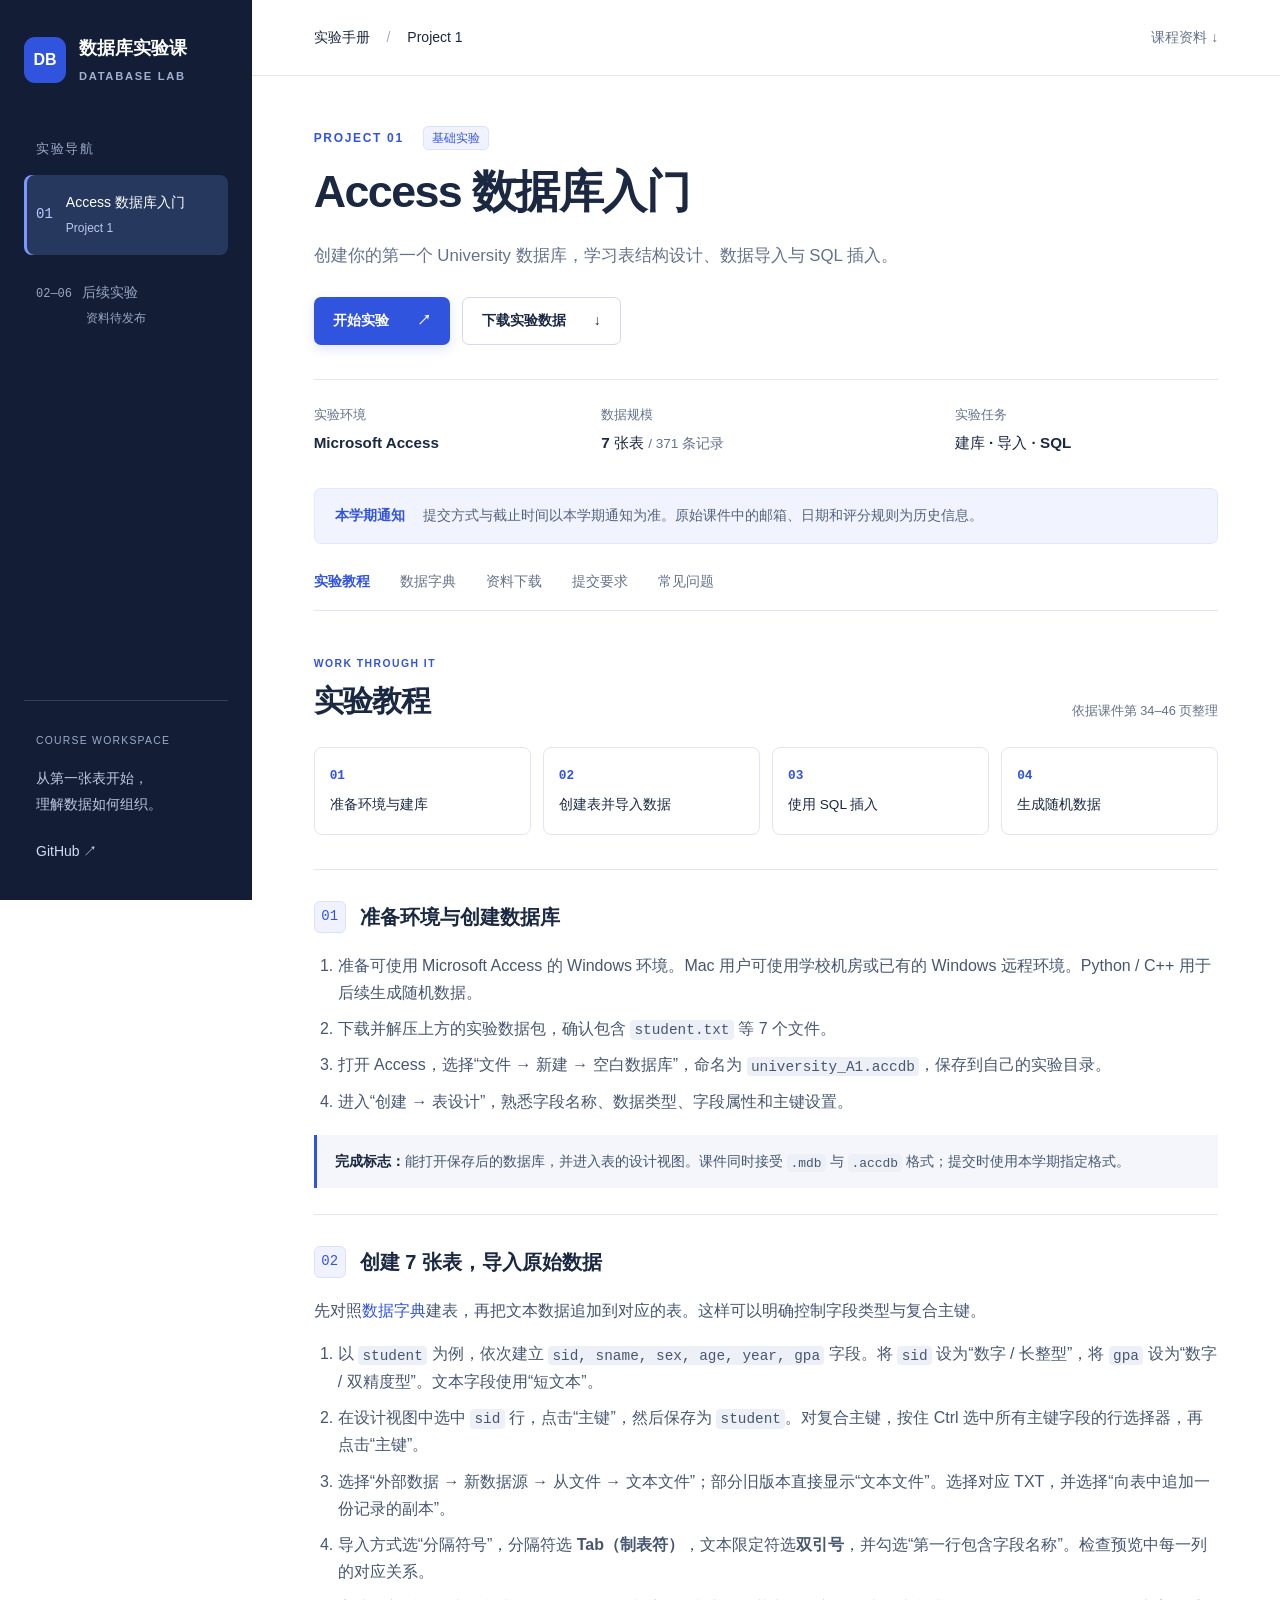
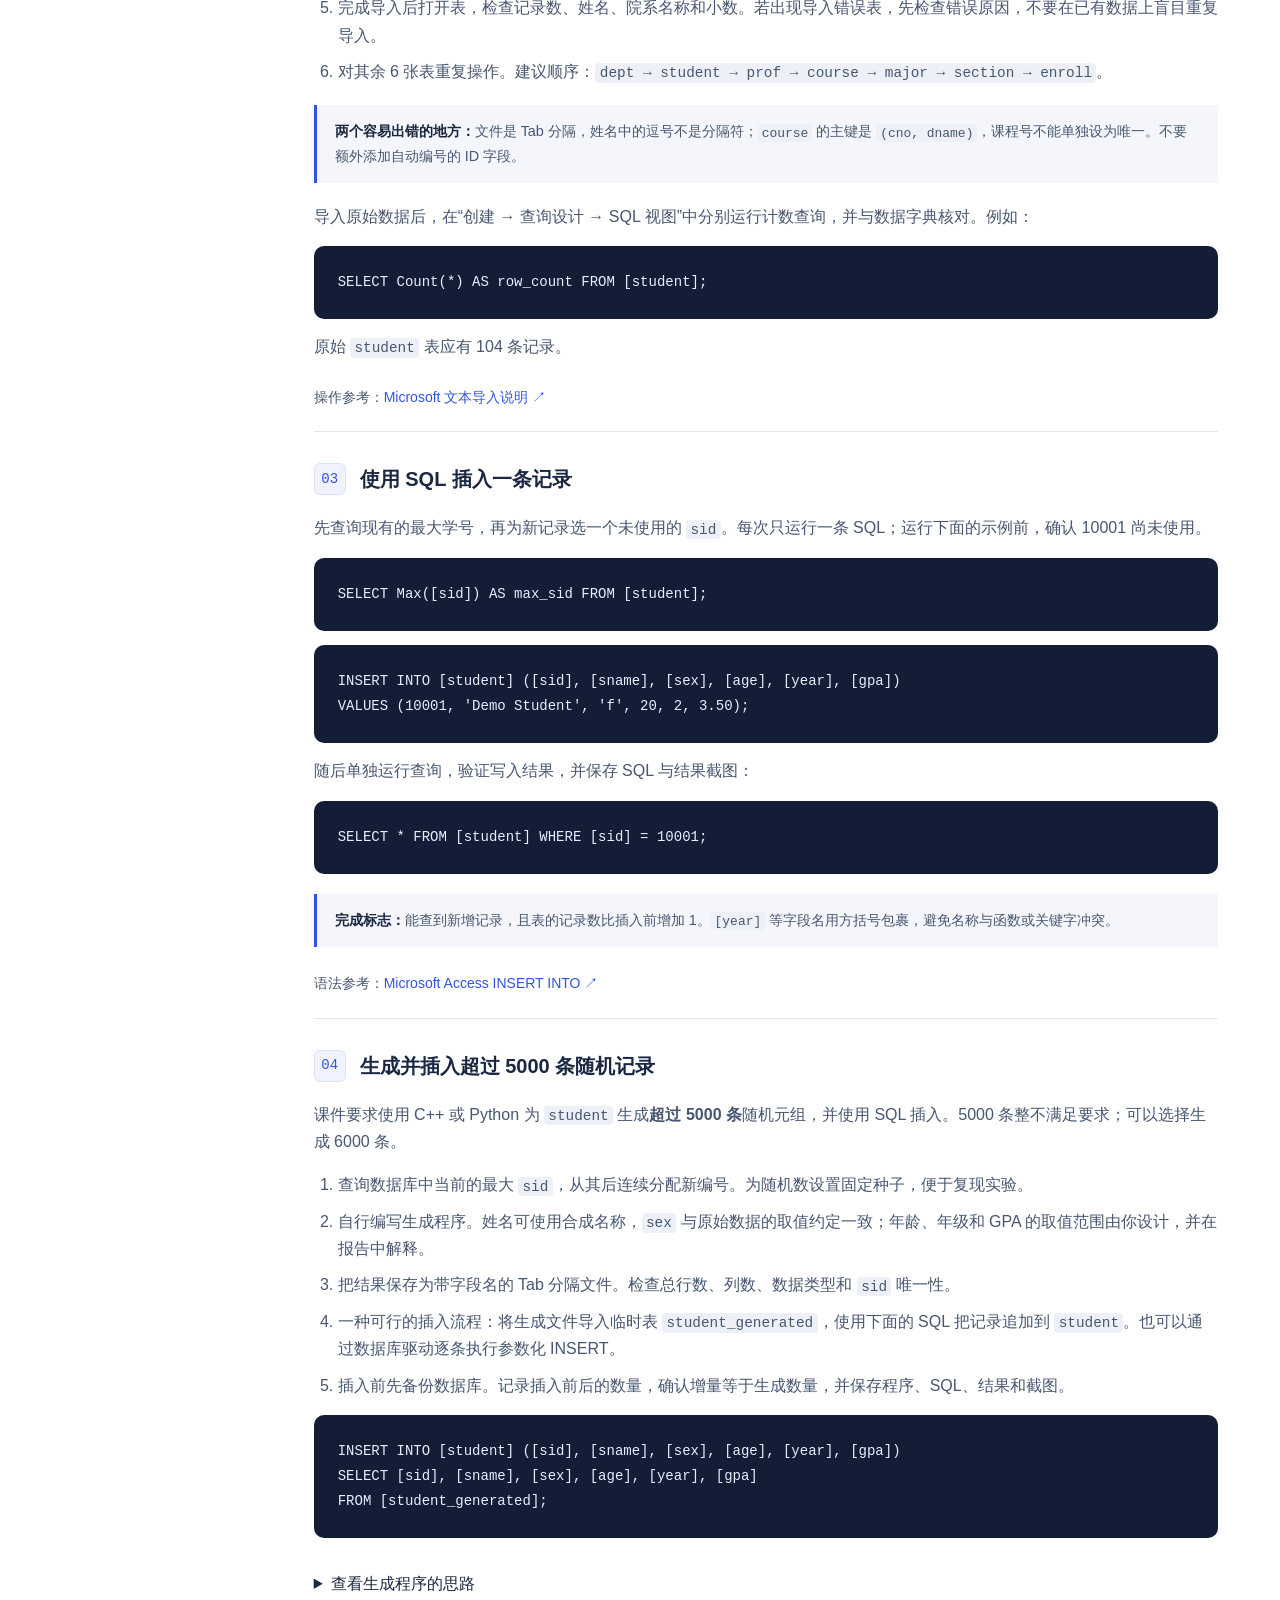
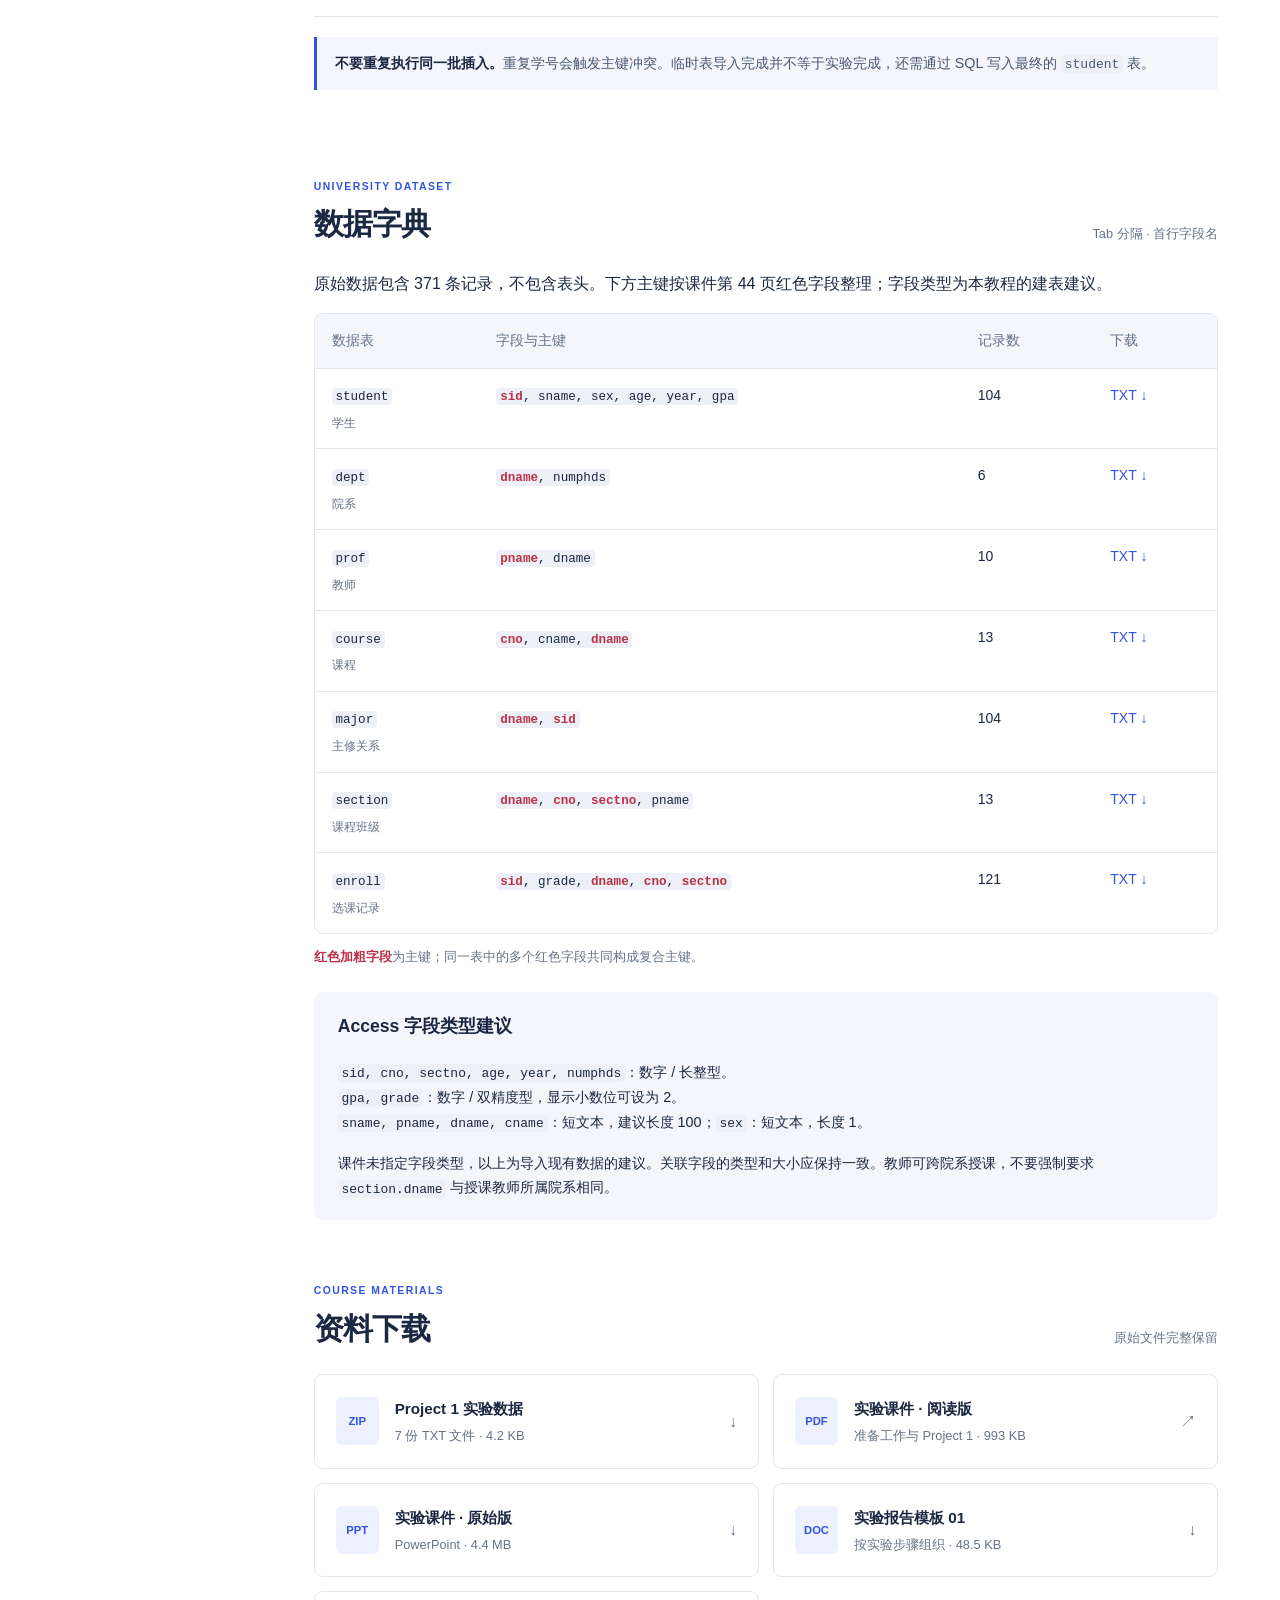
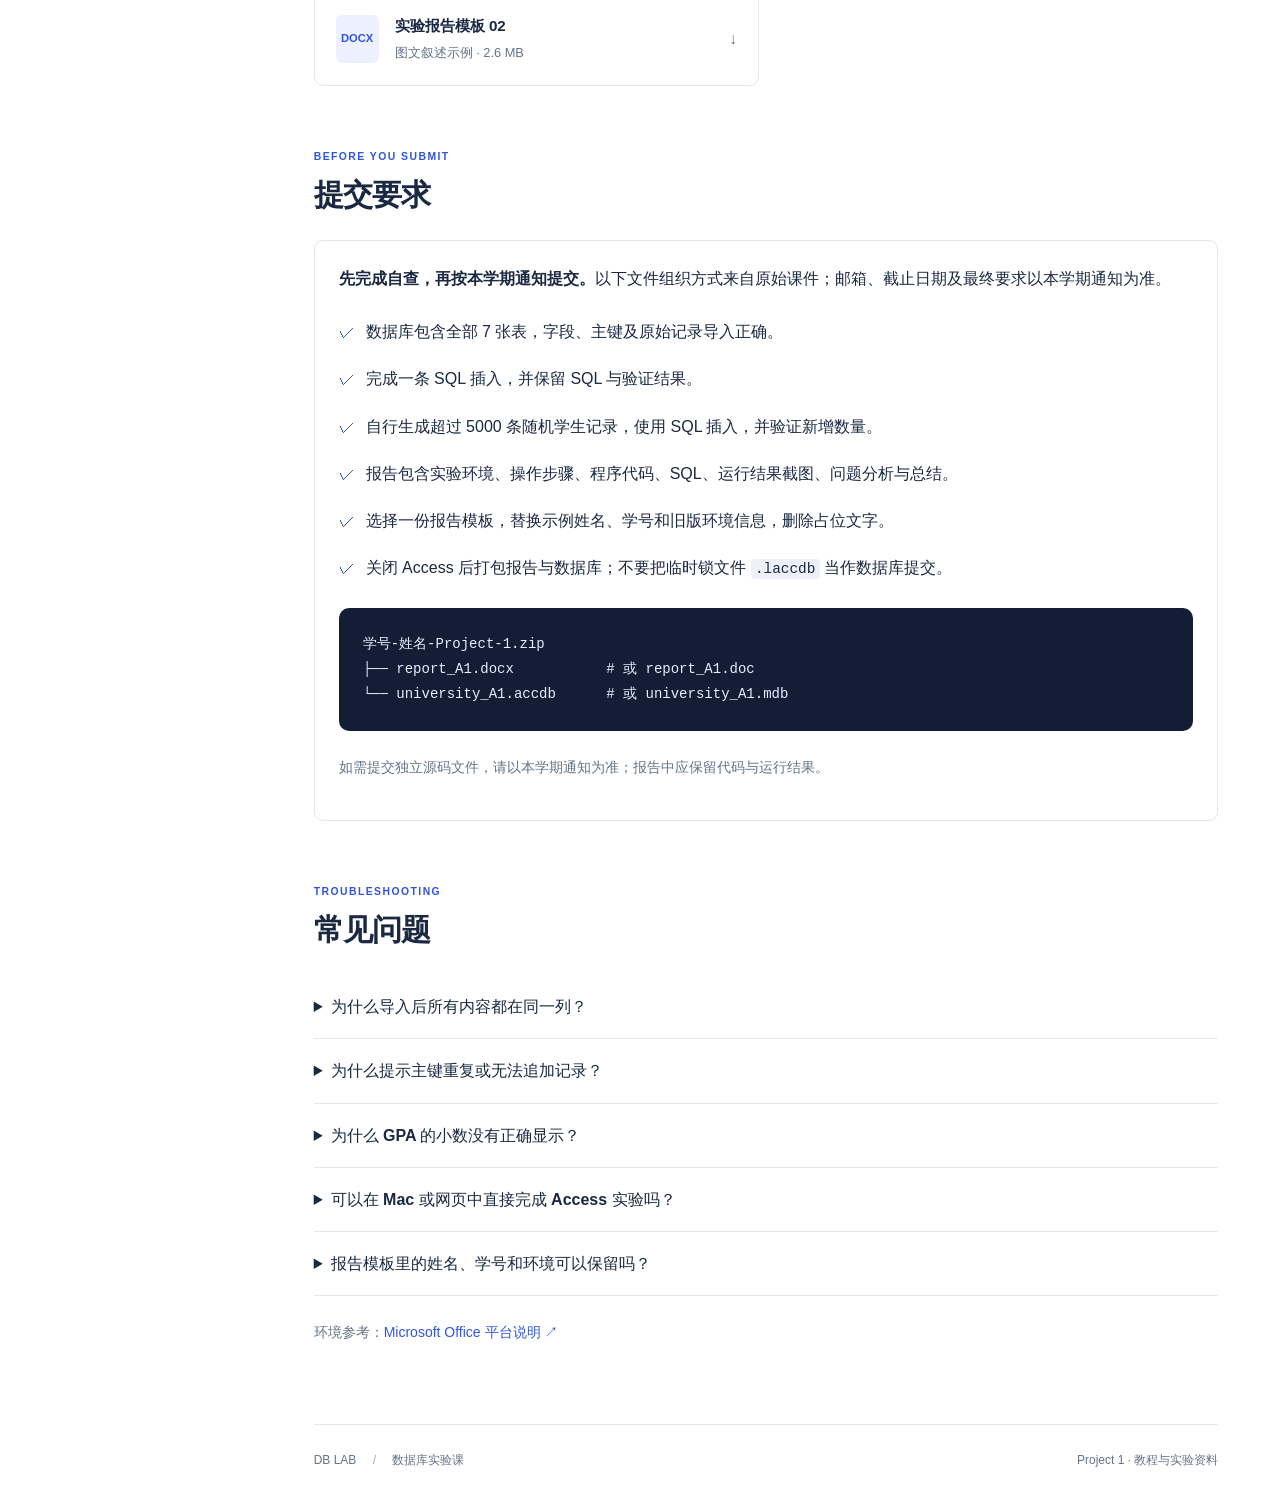
<file: docs/index.html>
<!doctype html>
<html lang="zh-CN"><head><meta charset="utf-8"><meta name="viewport" content="width=device-width,initial-scale=1"><meta name="description" content="数据库实验课：Project 1 的 Microsoft Access 操作教程、University 数据集和实验报告模板。"><title>数据库实验课 · DB Lab</title><link rel="icon" href="data:image/svg+xml,%3Csvg xmlns='http://www.w3.org/2000/svg' viewBox='0 0 32 32'%3E%3Crect width='32' height='32' rx='8' fill='%232c4fea'/%3E%3Cpath d='M9 10h14v4H9zm0 8h14v4H9z' fill='white'/%3E%3C/svg%3E"><link rel="stylesheet" href="assets/style.css"></head>
<body><a class="skip" href="#main">跳转到正文</a><aside class="sidebar"><a class="brand" href="index.html"><span class="brand-icon">DB</span><span>数据库实验课<small>DATABASE LAB</small></span></a><div class="nav-label">实验导航</div><nav aria-label="实验导航"><a class="project active" href="#overview" aria-current="page"><span>01</span><div>Access 数据库入门<small>Project 1</small></div></a><div class="upcoming"><span>02—06</span>后续实验<small>资料待发布</small></div></nav><div class="sidebar-bottom"><span class="mini-label">COURSE WORKSPACE</span><p>从第一张表开始，<br>理解数据如何组织。</p><a href="https://github.com/gongghao/database-labs" id="repository-link">GitHub ↗</a></div></aside>
<div class="page"><header class="topbar"><span>实验手册 <span class="slash">/</span> Project 1</span><a href="#resources">课程资料 <span aria-hidden="true">↓</span></a></header><main id="main"><section class="intro" id="overview"><div class="eyebrow">PROJECT 01 <span>基础实验</span></div><h1>Access 数据库入门</h1><p class="lead">创建你的第一个 University 数据库，学习表结构设计、数据导入与 SQL 插入。</p><div class="actions"><a class="button primary" href="#tutorial">开始实验 <span aria-hidden="true">↗</span></a><a class="button secondary" href="projects/project1/materials/project1_data.zip" download>下载实验数据 <span aria-hidden="true">↓</span></a></div><div class="facts"><div><span>实验环境</span><strong>Microsoft Access</strong></div><div><span>数据规模</span><strong>7 张表 <em>/ 371 条记录</em></strong></div><div><span>实验任务</span><strong>建库 · 导入 · SQL</strong></div></div></section>
<div class="notice"><span class="notice-label">本学期通知</span><p>提交方式与截止时间以本学期通知为准。原始课件中的邮箱、日期和评分规则为历史信息。</p></div>
<nav class="section-nav" aria-label="本页目录"><a href="#tutorial">实验教程</a><a href="#schema">数据字典</a><a href="#resources">资料下载</a><a href="#submission">提交要求</a><a href="#faq">常见问题</a></nav>
<section id="tutorial" class="section"><div class="section-heading"><div><div class="eyebrow">WORK THROUGH IT</div><h2>实验教程</h2></div><span class="section-note">依据课件第 34–46 页整理</span></div><div class="steps-overview"><a href="#step1"><b>01</b>准备环境与建库</a><a href="#step2"><b>02</b>创建表并导入数据</a><a href="#step3"><b>03</b>使用 SQL 插入</a><a href="#step4"><b>04</b>生成随机数据</a></div>
<article class="lesson" id="step1"><div class="lesson-title"><span class="step-number">01</span><h3>准备环境与创建数据库</h3></div>
<ol><li>准备可使用 Microsoft Access 的 Windows 环境。Mac 用户可使用学校机房或已有的 Windows 远程环境。Python / C++ 用于后续生成随机数据。</li><li>下载并解压上方的实验数据包，确认包含 <code>student.txt</code> 等 7 个文件。</li><li>打开 Access，选择“文件 → 新建 → 空白数据库”，命名为 <code>university_A1.accdb</code>，保存到自己的实验目录。</li><li>进入“创建 → 表设计”，熟悉字段名称、数据类型、字段属性和主键设置。</li></ol>
<div class="tip"><strong>完成标志：</strong>能打开保存后的数据库，并进入表的设计视图。课件同时接受 <code>.mdb</code> 与 <code>.accdb</code> 格式；提交时使用本学期指定格式。</div></article>
<article class="lesson" id="step2"><div class="lesson-title"><span class="step-number">02</span><h3>创建 7 张表，导入原始数据</h3></div>
<p>先对照<a href="#schema">数据字典</a>建表，再把文本数据追加到对应的表。这样可以明确控制字段类型与复合主键。</p>
<ol><li>以 <code>student</code> 为例，依次建立 <code>sid, sname, sex, age, year, gpa</code> 字段。将 <code>sid</code> 设为“数字 / 长整型”，将 <code>gpa</code> 设为“数字 / 双精度型”。文本字段使用“短文本”。</li><li>在设计视图中选中 <code>sid</code> 行，点击“主键”，然后保存为 <code>student</code>。对复合主键，按住 Ctrl 选中所有主键字段的行选择器，再点击“主键”。</li><li>选择“外部数据 → 新数据源 → 从文件 → 文本文件”；部分旧版本直接显示“文本文件”。选择对应 TXT，并选择“向表中追加一份记录的副本”。</li><li>导入方式选“分隔符号”，分隔符选 <strong>Tab（制表符）</strong>，文本限定符选<strong>双引号</strong>，并勾选“第一行包含字段名称”。检查预览中每一列的对应关系。</li><li>完成导入后打开表，检查记录数、姓名、院系名称和小数。若出现导入错误表，先检查错误原因，不要在已有数据上盲目重复导入。</li><li>对其余 6 张表重复操作。建议顺序：<code>dept → student → prof → course → major → section → enroll</code>。</li></ol>
<div class="tip"><strong>两个容易出错的地方：</strong>文件是 Tab 分隔，姓名中的逗号不是分隔符；<code>course</code> 的主键是 <code>(cno, dname)</code>，课程号不能单独设为唯一。不要额外添加自动编号的 ID 字段。</div>
<p>导入原始数据后，在“创建 → 查询设计 → SQL 视图”中分别运行计数查询，并与数据字典核对。例如：</p>
<pre><code>SELECT Count(*) AS row_count FROM [student];</code></pre><p>原始 <code>student</code> 表应有 104 条记录。</p>
<p class="sources">操作参考：<a href="https://support.microsoft.com/en-us/access/import-or-link-to-data-in-a-text-file" target="_blank" rel="noopener">Microsoft 文本导入说明 ↗</a></p></article>
<article class="lesson" id="step3"><div class="lesson-title"><span class="step-number">03</span><h3>使用 SQL 插入一条记录</h3></div>
<p>先查询现有的最大学号，再为新记录选一个未使用的 <code>sid</code>。每次只运行一条 SQL；运行下面的示例前，确认 10001 尚未使用。</p>
<pre><code>SELECT Max([sid]) AS max_sid FROM [student];</code></pre>
<pre><code>INSERT INTO [student] ([sid], [sname], [sex], [age], [year], [gpa])
VALUES (10001, 'Demo Student', 'f', 20, 2, 3.50);</code></pre>
<p>随后单独运行查询，验证写入结果，并保存 SQL 与结果截图：</p>
<pre><code>SELECT * FROM [student] WHERE [sid] = 10001;</code></pre>
<div class="tip"><strong>完成标志：</strong>能查到新增记录，且表的记录数比插入前增加 1。<code>[year]</code> 等字段名用方括号包裹，避免名称与函数或关键字冲突。</div>
<p class="sources">语法参考：<a href="https://learn.microsoft.com/en-us/office/client-developer/access/desktop-database-reference/insert-into-statement-microsoft-access-sql" target="_blank" rel="noopener">Microsoft Access INSERT INTO ↗</a></p></article>
<article class="lesson" id="step4"><div class="lesson-title"><span class="step-number">04</span><h3>生成并插入超过 5000 条随机记录</h3></div>
<p>课件要求使用 C++ 或 Python 为 <code>student</code> 生成<strong>超过 5000 条</strong>随机元组，并使用 SQL 插入。5000 条整不满足要求；可以选择生成 6000 条。</p>
<ol><li>查询数据库中当前的最大 <code>sid</code>，从其后连续分配新编号。为随机数设置固定种子，便于复现实验。</li><li>自行编写生成程序。姓名可使用合成名称，<code>sex</code> 与原始数据的取值约定一致；年龄、年级和 GPA 的取值范围由你设计，并在报告中解释。</li><li>把结果保存为带字段名的 Tab 分隔文件。检查总行数、列数、数据类型和 <code>sid</code> 唯一性。</li><li>一种可行的插入流程：将生成文件导入临时表 <code>student_generated</code>，使用下面的 SQL 把记录追加到 <code>student</code>。也可以通过数据库驱动逐条执行参数化 INSERT。</li><li>插入前先备份数据库。记录插入前后的数量，确认增量等于生成数量，并保存程序、SQL、结果和截图。</li></ol>
<pre><code>INSERT INTO [student] ([sid], [sname], [sex], [age], [year], [gpa])
SELECT [sid], [sname], [sex], [age], [year], [gpa]
FROM [student_generated];</code></pre>
<details class="faq-item"><summary>查看生成程序的思路</summary><pre><code>读取现有最大 sid，记录插入前的行数
设置随机种子
重复 N 次（N &gt; 5000）：
    sid = 最大 sid + 当前序号（从 1 开始）
    生成姓名、性别、年龄、年级和 GPA
    检查字段范围，输出一条记录
使用 SQL 将生成记录插入 student
检查：插入后行数 − 插入前行数 == N</code></pre><p>这是实现思路；请独立完成生成程序，并在报告中解释你的设计。</p></details>
<div class="tip"><strong>不要重复执行同一批插入。</strong>重复学号会触发主键冲突。临时表导入完成并不等于实验完成，还需通过 SQL 写入最终的 <code>student</code> 表。</div></article></section>
<section id="schema" class="section"><div class="section-heading"><div><div class="eyebrow">UNIVERSITY DATASET</div><h2>数据字典</h2></div><span class="section-note">Tab 分隔 · 首行字段名</span></div><p>原始数据包含 371 条记录，不包含表头。下方主键按课件第 44 页红色字段整理；字段类型为本教程的建表建议。</p><div class="table-wrap"><table><caption class="sr-only">University 数据表字段、原始行数和下载链接</caption><thead><tr><th scope="col">数据表</th><th scope="col">字段与主键</th><th scope="col">记录数</th><th scope="col">下载</th></tr></thead><tbody><tr><td><code>student</code><small>学生</small></td><td><code><span class="pk">sid</span>, sname, sex, age, year, gpa</code></td><td>104</td><td><a href="projects/project1/data/student.txt" download>TXT ↓<span class="sr-only"> student</span></a></td></tr><tr><td><code>dept</code><small>院系</small></td><td><code><span class="pk">dname</span>, numphds</code></td><td>6</td><td><a href="projects/project1/data/dept.txt" download>TXT ↓<span class="sr-only"> dept</span></a></td></tr><tr><td><code>prof</code><small>教师</small></td><td><code><span class="pk">pname</span>, dname</code></td><td>10</td><td><a href="projects/project1/data/prof.txt" download>TXT ↓<span class="sr-only"> prof</span></a></td></tr><tr><td><code>course</code><small>课程</small></td><td><code><span class="pk">cno</span>, cname, <span class="pk">dname</span></code></td><td>13</td><td><a href="projects/project1/data/course.txt" download>TXT ↓<span class="sr-only"> course</span></a></td></tr><tr><td><code>major</code><small>主修关系</small></td><td><code><span class="pk">dname</span>, <span class="pk">sid</span></code></td><td>104</td><td><a href="projects/project1/data/major.txt" download>TXT ↓<span class="sr-only"> major</span></a></td></tr><tr><td><code>section</code><small>课程班级</small></td><td><code><span class="pk">dname</span>, <span class="pk">cno</span>, <span class="pk">sectno</span>, pname</code></td><td>13</td><td><a href="projects/project1/data/section.txt" download>TXT ↓<span class="sr-only"> section</span></a></td></tr><tr><td><code>enroll</code><small>选课记录</small></td><td><code><span class="pk">sid</span>, grade, <span class="pk">dname</span>, <span class="pk">cno</span>, <span class="pk">sectno</span></code></td><td>121</td><td><a href="projects/project1/data/enroll.txt" download>TXT ↓<span class="sr-only"> enroll</span></a></td></tr></tbody></table></div><p class="legend"><span class="pk">红色加粗字段</span>为主键；同一表中的多个红色字段共同构成复合主键。</p><div class="type-guide"><h3>Access 字段类型建议</h3><p><code>sid, cno, sectno, age, year, numphds</code>：数字 / 长整型。<br><code>gpa, grade</code>：数字 / 双精度型，显示小数位可设为 2。<br><code>sname, pname, dname, cname</code>：短文本，建议长度 100；<code>sex</code>：短文本，长度 1。</p><p>课件未指定字段类型，以上为导入现有数据的建议。关联字段的类型和大小应保持一致。教师可跨院系授课，不要强制要求 <code>section.dname</code> 与授课教师所属院系相同。</p></div></section>
<section id="resources" class="section"><div class="section-heading"><div><div class="eyebrow">COURSE MATERIALS</div><h2>资料下载</h2></div><span class="section-note">原始文件完整保留</span></div><div class="download-grid"><a class="download-card" href="projects/project1/materials/project1_data.zip" download><span class="file-icon">ZIP</span><div><h3>Project 1 实验数据</h3><p>7 份 TXT 文件 · 4.2 KB</p></div><span aria-hidden="true">↓</span></a><a class="download-card" href="projects/project1/materials/Project_0_1.pdf" target="_blank" rel="noopener"><span class="file-icon">PDF</span><div><h3>实验课件 · 阅读版</h3><p>准备工作与 Project 1 · 993 KB</p></div><span aria-hidden="true">↗</span></a><a class="download-card" href="projects/project1/materials/Project_0_1.pptx" download><span class="file-icon">PPT</span><div><h3>实验课件 · 原始版</h3><p>PowerPoint · 4.4 MB</p></div><span aria-hidden="true">↓</span></a><a class="download-card" href="projects/project1/materials/Report_Example1.doc" download><span class="file-icon">DOC</span><div><h3>实验报告模板 01</h3><p>按实验步骤组织 · 48.5 KB</p></div><span aria-hidden="true">↓</span></a><a class="download-card" href="projects/project1/materials/Report_Example2.docx" download><span class="file-icon">DOCX</span><div><h3>实验报告模板 02</h3><p>图文叙述示例 · 2.6 MB</p></div><span aria-hidden="true">↓</span></a></div></section>
<section id="submission" class="section"><div class="section-heading"><div><div class="eyebrow">BEFORE YOU SUBMIT</div><h2>提交要求</h2></div></div><div class="submission-box"><p><strong>先完成自查，再按本学期通知提交。</strong>以下文件组织方式来自原始课件；邮箱、截止日期及最终要求以本学期通知为准。</p><ul class="check-list"><li>数据库包含全部 7 张表，字段、主键及原始记录导入正确。</li><li>完成一条 SQL 插入，并保留 SQL 与验证结果。</li><li>自行生成超过 5000 条随机学生记录，使用 SQL 插入，并验证新增数量。</li><li>报告包含实验环境、操作步骤、程序代码、SQL、运行结果截图、问题分析与总结。</li><li>选择一份报告模板，替换示例姓名、学号和旧版环境信息，删除占位文字。</li><li>关闭 Access 后打包报告与数据库；不要把临时锁文件 <code>.laccdb</code> 当作数据库提交。</li></ul><pre><code>学号-姓名-Project-1.zip
├── report_A1.docx           # 或 report_A1.doc
└── university_A1.accdb      # 或 university_A1.mdb</code></pre><p class="sources">如需提交独立源码文件，请以本学期通知为准；报告中应保留代码与运行结果。</p></div></section>
<section id="faq" class="section"><div class="section-heading"><div><div class="eyebrow">TROUBLESHOOTING</div><h2>常见问题</h2></div></div><details class="faq-item"><summary>为什么导入后所有内容都在同一列？</summary><p>确认选择了“分隔符号”与 Tab（制表符），并勾选首行包含字段名称。不要选择逗号分隔，姓名本身可能含有逗号。</p></details><details class="faq-item"><summary>为什么提示主键重复或无法追加记录？</summary><p>检查是否重复导入了同一批数据，以及 course、major、section、enroll 是否正确设置复合主键。随机数据的 sid 应从当前最大 sid 之后分配。不要通过删除主键来绕过错误。</p></details><details class="faq-item"><summary>为什么 GPA 的小数没有正确显示？</summary><p>在设计视图检查 gpa 和 grade 的字段大小是否为双精度型，并检查小数位显示设置。若此前用整型导入造成小数丢失，需要修正字段类型后重新导入原始数据。</p></details><details class="faq-item"><summary>可以在 Mac 或网页中直接完成 Access 实验吗？</summary><p>本网页提供教程和下载，不执行 Access 数据库操作。Access 需要 Windows 环境；Mac 用户请安排学校机房或已有的 Windows 远程环境。不要未经课程允许改用其他 DBMS 替代提交。</p></details><details class="faq-item"><summary>报告模板里的姓名、学号和环境可以保留吗？</summary><p>模板中的姓名、学号、Windows XP 与 Access 2003 等仅为历史示例。请填写自己的信息和实际实验环境，用自己的实验过程与截图替换占位内容。</p></details><p class="sources">环境参考：<a href="https://support.microsoft.com/en-us/office/office-for-mac/office-2021-and-office-ltsc-for-windows-and-mac-faq" target="_blank" rel="noopener">Microsoft Office 平台说明 ↗</a></p></section>
<footer><span>DB LAB <span class="slash">/</span> 数据库实验课</span><span>Project 1 · 教程与实验资料</span></footer></main></div></body></html>
</file>
<file: docs/assets/style.css>
:root{--navy:#131d36;--blue:#3154df;--ink:#1b2842;--muted:#65728a;--line:#e1e6ef;--soft:#f4f6fb;--white:#fff;font-family:Inter,-apple-system,BlinkMacSystemFont,"Segoe UI","PingFang SC","Microsoft YaHei",sans-serif;color:var(--ink);font-size:16px;line-height:1.7;scroll-behavior:smooth}*{box-sizing:border-box}body{margin:0;background:var(--white)}a{color:var(--blue);text-decoration:none}a:hover{text-decoration:underline}button,a{touch-action:manipulation}a:focus-visible,button:focus-visible,summary:focus-visible{outline:3px solid #ecad45;outline-offset:4px}h1,h2,h3,p{margin-top:0}h1{font-size:clamp(2rem,3.5vw,3.2rem);line-height:1.25;letter-spacing:-.035em;margin-bottom:20px}h2{font-size:1.85rem;line-height:1.4;letter-spacing:-.025em;margin-bottom:0}h3{font-size:1.1rem}p{margin-bottom:16px}small{font-size:.875rem}code,pre{font-family:"SFMono-Regular",Consolas,monospace}code{font-size:.9em;background:#edf0f7;padding:.12em .3em;border-radius:4px;overflow-wrap:anywhere}pre{background:var(--navy);color:#e9edff;padding:24px;border-radius:10px;overflow:auto;line-height:1.8;font-size:.875rem}pre code{background:none;padding:0;overflow-wrap:normal;font-size:inherit}.skip{position:fixed;top:-100px;left:16px;z-index:10;background:white;padding:10px}.skip:focus{top:10px}.sidebar{position:fixed;inset:0 auto 0 0;width:252px;background:var(--navy);color:#bec9e0;padding:36px 24px;display:flex;flex-direction:column}.brand{display:flex;align-items:center;gap:13px;color:white;font-weight:650;font-size:1.1rem;line-height:1.45}.brand small{display:block;font-size:.7rem;letter-spacing:.15em;color:#a1b0d0;margin-top:6px}.brand-icon{background:var(--blue);color:white;display:grid;place-items:center;width:42px;height:46px;border-radius:11px;font-size:1rem;flex-shrink:0}.nav-label{font-size:.8rem;letter-spacing:.12em;color:#9cacca;margin:54px 12px 16px}.project{display:flex;align-items:center;gap:13px;color:white;padding:16px 12px;border-radius:8px;font-size:.875rem}.project>span{font-family:monospace;color:#becbff}.project small{display:block;color:#bac8eb;margin-top:3px;font-size:.75rem}.project.active{background:#26385d;box-shadow:inset 3px 0 #7b98ff}.upcoming{padding:26px 12px;color:#98a7c3;font-size:.875rem}.upcoming span{font-family:monospace;font-size:.75rem;margin-right:10px}.upcoming small{display:block;padding-left:50px;color:#98a7c3;font-size:.75rem;margin-top:4px}.sidebar-bottom{margin-top:auto;border-top:1px solid #33405b;padding:24px 12px 0}.mini-label{font-size:.65rem;letter-spacing:.12em;color:#9cacca}.sidebar-bottom p{font-size:.875rem;line-height:1.8;margin:14px 0 20px}.sidebar-bottom a{color:#d0dbf1;font-size:.875rem}.page{margin-left:252px}.topbar{height:76px;display:flex;justify-content:space-between;align-items:center;border-bottom:1px solid var(--line);padding:0 6%;font-size:.875rem}.slash{margin:0 13px;color:#a1abc0}.topbar a{color:var(--muted)}main{max-width:1250px;margin:auto;padding:0 6%}.intro{padding:52px 0 32px}.eyebrow{font-size:.75rem;letter-spacing:.14em;color:var(--blue);font-weight:700;margin-bottom:16px}.eyebrow span{font-size:.75rem;letter-spacing:0;border:1px solid #dce3fd;background:#f0f3ff;padding:4px 8px;border-radius:5px;margin-left:14px;font-weight:500}.lead{font-size:1.05rem;color:var(--muted);max-width:700px;line-height:1.9}.actions{display:flex;flex-wrap:wrap;gap:12px;margin:25px 0 34px}.button{display:inline-flex;align-items:center;gap:28px;padding:11px 19px;border-radius:7px;font-size:.875rem;font-weight:600}.button:hover{text-decoration:none;filter:brightness(.95)}.primary{background:var(--blue);color:white;box-shadow:0 4px 12px #3154df25}.secondary{border:1px solid #d3dae6;color:var(--ink)}.facts{display:grid;grid-template-columns:1fr 1.25fr 1fr;border-top:1px solid var(--line);padding-top:24px;gap:24px}.facts span{display:block;font-size:.8rem;color:var(--muted);margin-bottom:3px}.facts strong{font-size:.95rem;font-weight:550}.facts em{font-size:.85rem;font-style:normal;color:var(--muted);font-weight:400}.notice{display:flex;gap:18px;padding:15px 20px;background:#f1f4ff;border:1px solid #e1e7ff;border-radius:7px;margin-bottom:26px;font-size:.875rem}.notice-label{flex-shrink:0;color:var(--blue);font-weight:650}.notice p{margin:0;color:#53627d}.section-nav{display:flex;gap:30px;border-bottom:1px solid var(--line);padding:0 0 16px;flex-wrap:wrap;font-size:.875rem}.section-nav a{color:var(--muted)}.section-nav a:first-child{color:var(--blue);font-weight:600}.section{padding:44px 0 18px;scroll-margin-top:22px}.section-heading{display:flex;justify-content:space-between;align-items:end;gap:20px;margin-bottom:25px}.section-heading .eyebrow{font-size:.65rem;margin-bottom:8px}.section-note{font-size:.8rem;color:var(--muted)}.steps-overview{display:grid;grid-template-columns:repeat(4,1fr);gap:12px;margin-bottom:34px}.steps-overview a{border:1px solid var(--line);padding:17px 15px;border-radius:8px;color:var(--ink);font-size:.85rem}.steps-overview b{display:block;font-family:monospace;color:var(--blue);font-size:.8rem;margin-bottom:7px}.lesson{border-top:1px solid var(--line);padding:30px 0 6px;scroll-margin-top:25px}.lesson-title{display:flex;align-items:center;gap:14px;margin-bottom:18px}.step-number{display:inline-grid;place-items:center;border:1px solid #d9e1ff;background:#f0f3ff;color:var(--blue);border-radius:6px;font-family:monospace;font-size:.875rem;width:32px;height:32px;flex-shrink:0}.lesson-title h3{margin:0;font-size:1.25rem}.lesson p,.lesson li{color:#475771}.lesson li{margin-bottom:9px}.lesson ol,.lesson ul{padding-left:24px}.tip{border-left:3px solid var(--blue);background:var(--soft);padding:14px 18px;margin:20px 0;color:#475771;font-size:.9rem}.tip strong{color:var(--ink)}.table-wrap{overflow:auto;border:1px solid var(--line);border-radius:9px}table{width:100%;border-collapse:collapse;font-size:.875rem}th,td{text-align:left;padding:15px 17px;border-bottom:1px solid var(--line);vertical-align:top}th{background:var(--soft);font-weight:550;color:var(--muted);white-space:nowrap}tr:last-child td{border-bottom:0}td small{display:block;color:var(--muted);margin-top:5px;font-size:.75rem}td a{white-space:nowrap}.pk{color:#bc3148;font-weight:650}.legend{font-size:.8rem;color:var(--muted);margin:12px 0 24px}.type-guide{background:var(--soft);padding:20px 24px;border-radius:9px;font-size:.9rem}.type-guide p:last-child{margin:0}.download-grid{display:grid;grid-template-columns:1fr 1fr;gap:14px}.download-card{display:flex;align-items:center;gap:16px;padding:21px;border:1px solid var(--line);border-radius:9px;color:var(--ink)}.download-card:hover{border-color:var(--blue);background:#fafbff;text-decoration:none}.download-card h3{font-size:.95rem;margin:0 0 3px}.download-card p{font-size:.8rem;margin:0;color:var(--muted)}.download-card>span:last-child{margin-left:auto;color:var(--muted)}.file-icon{display:grid;place-items:center;background:#edf1ff;color:var(--blue);width:43px;height:48px;border-radius:6px;font-size:.7rem;font-weight:700;flex-shrink:0}.check-list{padding:0;list-style:none}.check-list li{padding:10px 0 10px 27px;position:relative}.check-list li:before{content:'✓';position:absolute;left:0;color:var(--blue)}.submission-box{border:1px solid var(--line);padding:24px;border-radius:9px}.submission-box pre{margin-bottom:0}.faq-item{border-bottom:1px solid var(--line);padding:18px 0}.faq-item summary{cursor:pointer;font-weight:550;padding-right:16px}.faq-item p{color:var(--muted);margin:14px 0 0}.sources{font-size:.875rem;color:var(--muted);margin-top:25px}.sources a{margin-right:20px}footer{display:flex;justify-content:space-between;gap:16px;border-top:1px solid var(--line);margin-top:45px;padding:25px 0 35px;font-size:.75rem;color:var(--muted)}@media(min-width:1500px){main{padding:0 70px}}@media(max-width:1100px){.sidebar{width:220px;padding:30px 18px}.page{margin-left:220px}.facts{gap:14px}.facts em{display:block}.steps-overview{grid-template-columns:1fr 1fr}.download-grid{grid-template-columns:1fr}.section-heading{align-items:start;flex-direction:column;gap:10px}}@media(max-width:760px){.sidebar{position:relative;width:100%;padding:19px 6%;display:block}.brand-icon{height:36px;width:36px}.brand small{display:none}.nav-label,.sidebar nav,.sidebar-bottom{display:none}.page{margin-left:0}.topbar{height:59px}main{padding:0 6%}.intro{padding-top:32px}.facts{grid-template-columns:1fr 1fr;row-gap:18px}.notice{display:block}.notice-label{display:block;margin-bottom:4px}.section-nav{gap:12px 22px}.section{padding-top:34px}.section-note{font-size:.8rem}.actions{gap:10px}.button{gap:15px;padding:11px 14px}.table-wrap{margin:0 -2px}th,td{padding:12px}.download-card{padding:17px;gap:12px}.download-card h3{font-size:.9rem}.submission-box{padding:18px}.lesson ol{padding-left:20px}pre{padding:18px;font-size:.8rem}footer{flex-direction:column;gap:4px}}@media(prefers-reduced-motion:reduce){:root{scroll-behavior:auto}}@media print{.sidebar,.topbar,.section-nav,.actions{display:none}.page{margin:0}main{max-width:none;padding:0}.section{break-inside:avoid}pre{white-space:pre-wrap;color:black;background:#eee}}

.sr-only{position:absolute;width:1px;height:1px;padding:0;margin:-1px;overflow:hidden;clip:rect(0,0,0,0);white-space:nowrap;border:0}
</file>
